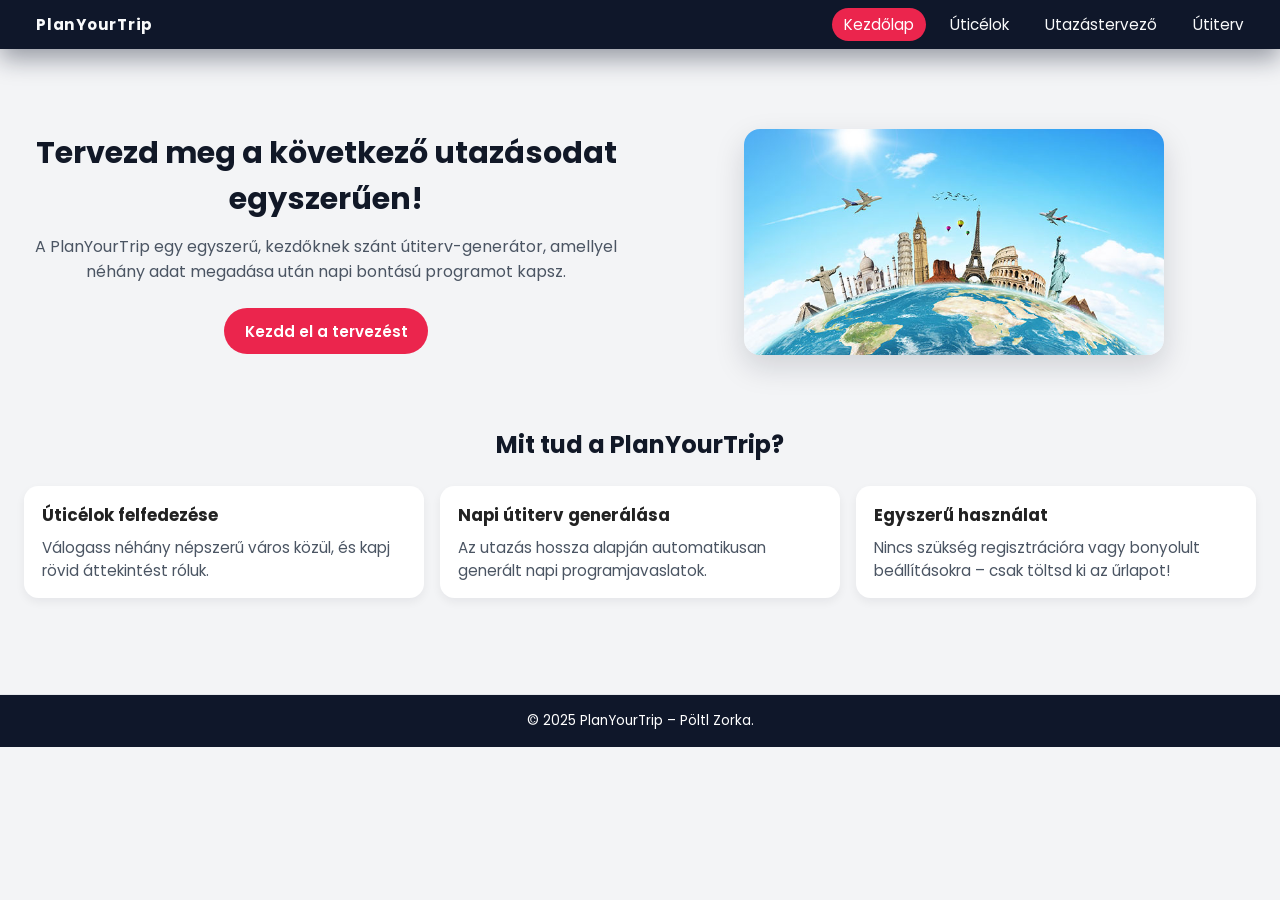
<file: beadando/index.html>
<!DOCTYPE html>
<html lang="hu">
<head>
    <meta charset="UTF-8">
    <meta name="viewport" content="width=device-width, initial-scale=1.0">
    <meta name="author" content="Pöltl Zorka">
    <meta name="description" content="Egyszerű utazástervező weboldal, amely segít megtervezni a következő utazásodat.">
    <!--Ez a weboldal rövid, 1–2 mondatos leírása a böngészők és keresők számára-->
    
    <title>PlanYourTrip – Kezdőlap</title>

    <!-- Favicon -->
    <link rel="icon" type="image/jpeg" href="images/ikon.jpg">

    <!-- Saját CSS -->
    <link rel="stylesheet" href="style.css">
</head>
<body>
    <header>
        <nav class="main-nav">
            <div class="logo">
                <a href="index.html">PlanYourTrip</a>
            </div>
            <ul>
                <li><a href="index.html" class="active">Kezdőlap</a></li>
                <li><a href="uticelok.html">Úticélok</a></li>
                <li><a href="tervezo.html">Utazástervező</a></li>
                <li><a href="utiterv.html">Útiterv</a></li>
            </ul>
        </nav>
    </header>

    <main>
        <!-- Hero szekció -->
        <section class="hero">
            <div class="hero-text">
                <h1>Tervezd meg a következő utazásodat egyszerűen!</h1>
                <p>
                    A PlanYourTrip egy egyszerű, kezdőknek szánt útiterv-generátor,
                    amellyel néhány adat megadása után napi bontású programot kapsz.
                </p>
                <a href="tervezo.html" class="btn-primary">Kezdd el a tervezést</a>
            </div>
            <div class="hero-image">
                <img src="images/travelplanner.jpg" alt="Utazás illusztráció">
            </div>
        </section>

        <!-- Funkciók / előnyök szekció -->
        <section class="features">
            <h2>Mit tud a PlanYourTrip?</h2>
            <div class="feature-grid">
                <article class="feature-card">
                    <h3>Úticélok felfedezése</h3>
                    <p>Válogass néhány népszerű város közül, és kapj rövid áttekintést róluk.</p>
                </article>
                <article class="feature-card">
                    <h3>Napi útiterv generálása</h3>
                    <p>Az utazás hossza alapján automatikusan generált napi programjavaslatok.</p>
                </article>
                <article class="feature-card">
                    <h3>Egyszerű használat</h3>
                    <p>Nincs szükség regisztrációra vagy bonyolult beállításokra – csak töltsd ki az űrlapot!</p>
                </article>
            </div>
        </section>
    </main>

    <footer>
        <p>&copy; 2025 PlanYourTrip – Pöltl Zorka.</p>
    </footer>
    <script src="pt.js" defer></script> 
</body>
</html>
</file>
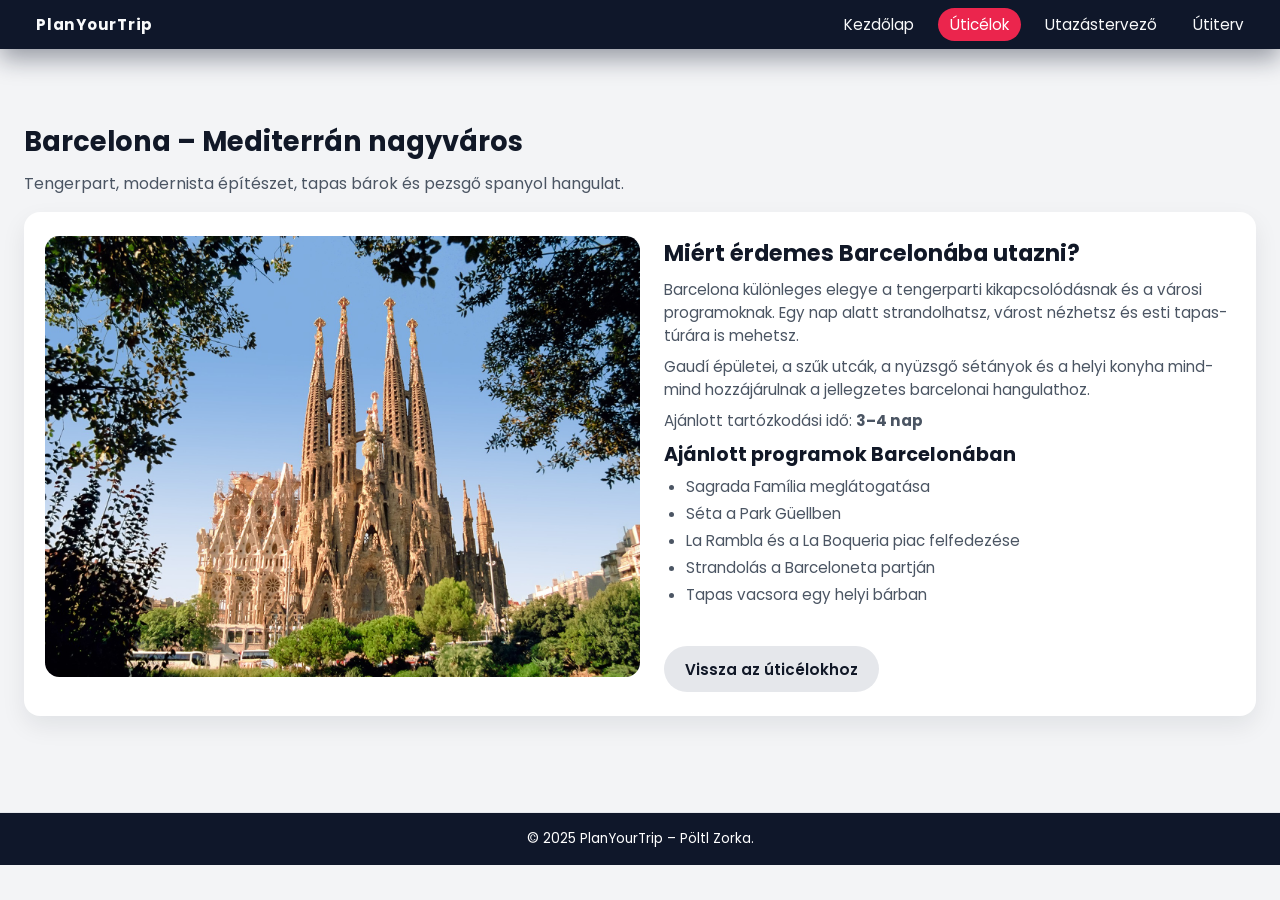
<file: beadando/barcelona.html>
<!DOCTYPE html>
<html lang="hu">
<head>
    <meta charset="UTF-8">
    <meta name="viewport" content="width=device-width, initial-scale=1.0">
    <meta name="author" content="Pöltl Zorka">
    <meta name="description" content="Barcelona – tengerpart, Gaudí épületek és mediterrán hangulat.">
    
    <title>PlanYourTrip – Barcelona</title>

    <link rel="icon" type="image/jpeg" href="images/ikon.jpg">
    <link rel="stylesheet" href="style.css">
</head>
<body>
    <header>
        <nav class="main-nav">
            <div class="logo">
                <a href="index.html">PlanYourTrip</a>
            </div>
            <ul>
                <li><a href="index.html">Kezdőlap</a></li>
                <li><a href="uticelok.html" class="active">Úticélok</a></li>
                <li><a href="tervezo.html">Utazástervező</a></li>
                <li><a href="utiterv.html">Útiterv</a></li>
            </ul>
        </nav>
    </header>

    <main>
        <section class="page-header">
            <h1>Barcelona – Mediterrán nagyváros</h1>
            <p>Tengerpart, modernista építészet, tapas bárok és pezsgő spanyol hangulat.</p>
        </section>

        <section class="destination-detail">
            <img src="images/barcelonalatkep.jpg" alt="Barcelona látképe">

            <div class="destination-detail-content">
                <article class="destination-detail-main">
                    <h2>Miért érdemes Barcelonába utazni?</h2>
                    <p>
                        Barcelona különleges elegye a tengerparti kikapcsolódásnak
                        és a városi programoknak. Egy nap alatt strandolhatsz, várost nézhetsz
                        és esti tapas-túrára is mehetsz.
                    </p>
                    <p>
                        Gaudí épületei, a szűk utcák, a nyüzsgő sétányok és a helyi konyha
                        mind-mind hozzájárulnak a jellegzetes barcelonai hangulathoz.
                    </p>
                    <p class="destination-meta">
                        Ajánlott tartózkodási idő: <strong>3–4 nap</strong>
                    </p>
                </article>

                <section class="destination-programs">
                    <h3>Ajánlott programok Barcelonában</h3>
                    <ul>
                        <li>Sagrada Família meglátogatása</li>
                        <li>Séta a Park Güellben</li>
                        <li>La Rambla és a La Boqueria piac felfedezése</li>
                        <li>Strandolás a Barceloneta partján</li>
                        <li>Tapas vacsora egy helyi bárban</li>
                    </ul>
                </section>

                <div class="destination-back">
                    <a href="uticelok.html" class="btn-secondary">Vissza az úticélokhoz</a>
                </div>
            </div>
        </section>
    </main>

    <footer>
        <p>&copy; 2025 PlanYourTrip – Pöltl Zorka.</p>
    </footer>
</body>
</html>
</file>
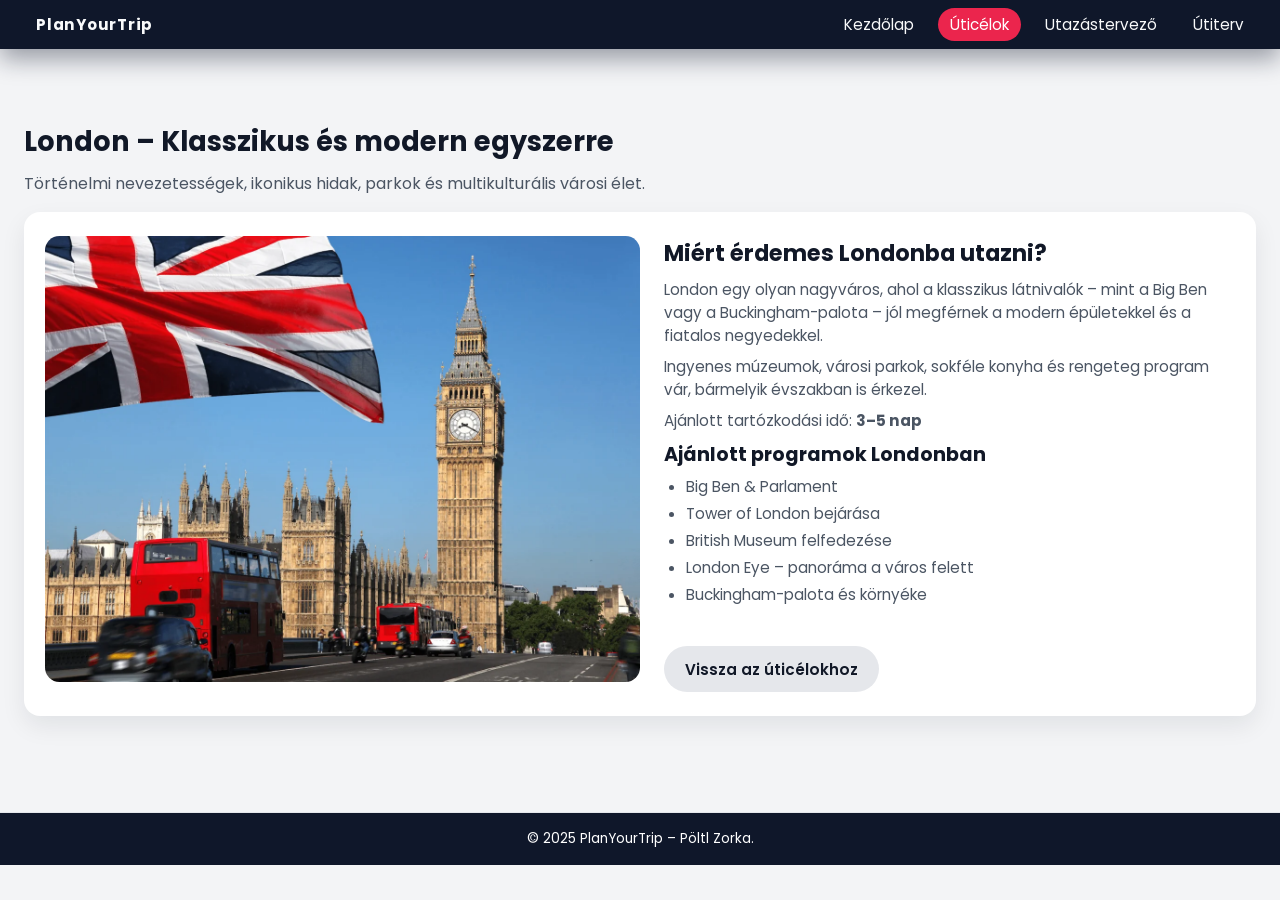
<file: beadando/london.html>
<!DOCTYPE html>
<html lang="hu">
<head>
    <meta charset="UTF-8">
    <meta name="viewport" content="width=device-width, initial-scale=1.0">
    <meta name="author" content="Pöltl Zorka">
    <meta name="description" content="London – modern nagyváros klasszikus látnivalókkal.">
    
    <title>PlanYourTrip – London</title>

    <link rel="icon" type="image/jpeg" href="images/ikon.jpg">
    <link rel="stylesheet" href="style.css">
</head>
<body>
    <header>
        <nav class="main-nav">
            <div class="logo">
                <a href="index.html">PlanYourTrip</a>
            </div>
            <ul>
                <li><a href="index.html">Kezdőlap</a></li>
                <li><a href="uticelok.html" class="active">Úticélok</a></li>
                <li><a href="tervezo.html">Utazástervező</a></li>
                <li><a href="utiterv.html">Útiterv</a></li>
            </ul>
        </nav>
    </header>

    <main>
        <section class="page-header">
            <h1>London – Klasszikus és modern egyszerre</h1>
            <p>Történelmi nevezetességek, ikonikus hidak, parkok és multikulturális városi élet.</p>
        </section>

        <section class="destination-detail">
            <img src="images/londonlatkep.jpg" alt="London látképe">

            <div class="destination-detail-content">
                <article class="destination-detail-main">
                    <h2>Miért érdemes Londonba utazni?</h2>
                    <p>
                        London egy olyan nagyváros, ahol a klasszikus látnivalók – mint a Big Ben
                        vagy a Buckingham-palota – jól megférnek a modern épületekkel és a fiatalos
                        negyedekkel.
                    </p>
                    <p>
                        Ingyenes múzeumok, városi parkok, sokféle konyha és rengeteg program vár,
                        bármelyik évszakban is érkezel.
                    </p>
                    <p class="destination-meta">
                        Ajánlott tartózkodási idő: <strong>3–5 nap</strong>
                    </p>
                </article>

                <section class="destination-programs">
                    <h3>Ajánlott programok Londonban</h3>
                    <ul>
                        <li>Big Ben & Parlament</li>
                        <li>Tower of London bejárása</li>
                        <li>British Museum felfedezése</li>
                        <li>London Eye – panoráma a város felett</li>
                        <li>Buckingham-palota és környéke</li>
                    </ul>
                </section>


                <div class="destination-back">
                    <a href="uticelok.html" class="btn-secondary">Vissza az úticélokhoz</a>
                </div>
            </div>
        </section>
    </main>

    <footer>
        <p>&copy; 2025 PlanYourTrip – Pöltl Zorka.</p>
    </footer>
</body>
</html>
</file>
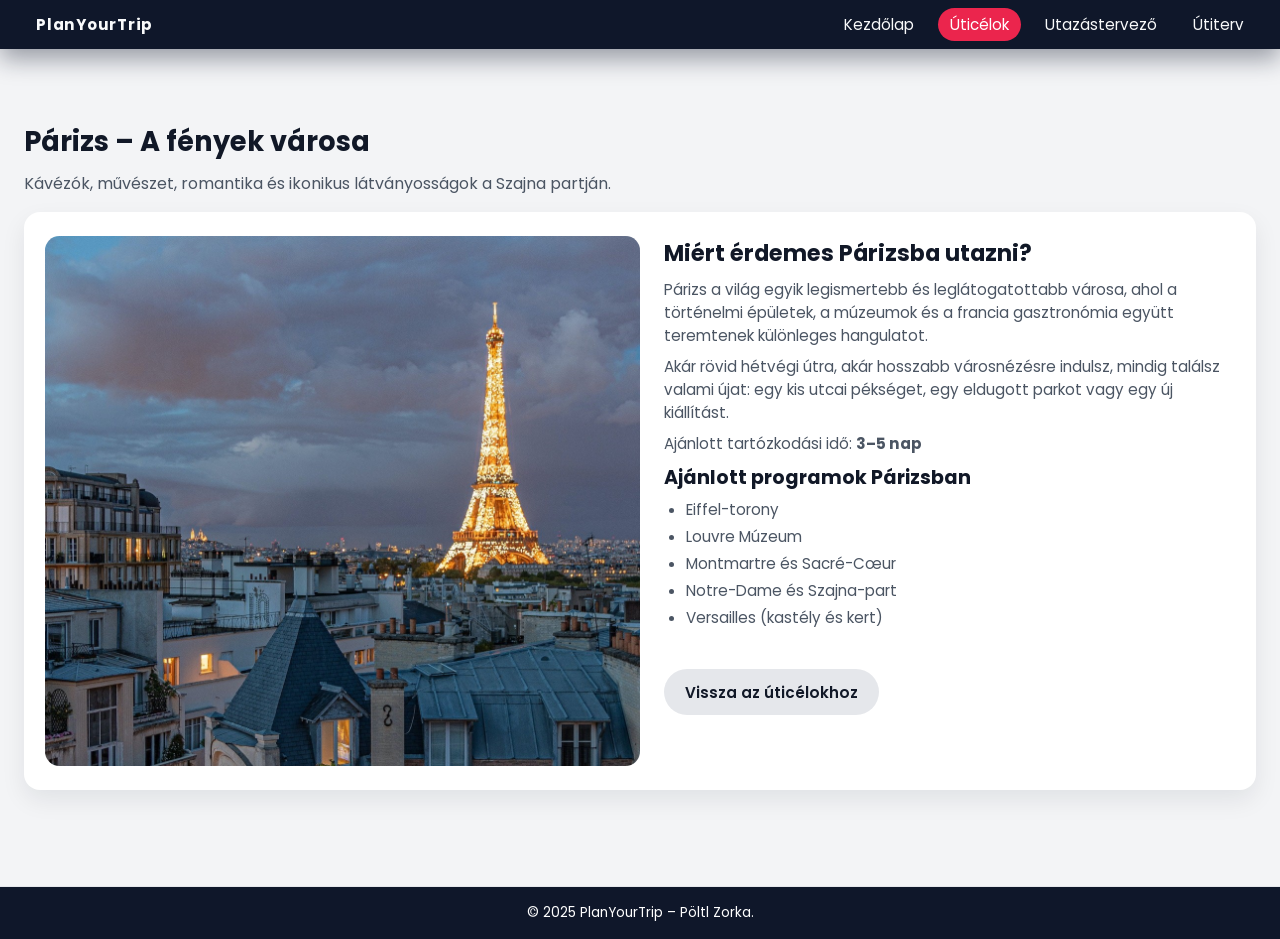
<file: beadando/parizs.html>
<!DOCTYPE html>
<html lang="hu">
<head>
    <meta charset="UTF-8">
    <meta name="viewport" content="width=device-width, initial-scale=1.0">
    <meta name="author" content="Pöltl Zorka">
    <meta name="description" content="Párizs – látnivalók és programjavaslatok.">
    
    <title>PlanYourTrip – Párizs</title>

    <link rel="icon" type="image/jpeg" href="images/ikon.jpg">
    <link rel="stylesheet" href="style.css">
</head>
<body>
    <header>
        <nav class="main-nav">
            <div class="logo">
                <a href="index.html">PlanYourTrip</a>
            </div>
            <ul>
                <li><a href="index.html">Kezdőlap</a></li>
                <li><a href="uticelok.html" class="active">Úticélok</a></li>
                <li><a href="tervezo.html">Utazástervező</a></li>
                <li><a href="utiterv.html">Útiterv</a></li>
            </ul>
        </nav>
    </header>

    <main>
        <section class="page-header">
            <h1>Párizs – A fények városa</h1>
            <p>Kávézók, művészet, romantika és ikonikus látványosságok a Szajna partján.</p>
        </section>

        <section class="destination-detail">
            <img src="images/parizslatkep.jpg" alt="Párizs látképe">

            <div class="destination-detail-content">
                <article class="destination-detail-main">
                    <h2>Miért érdemes Párizsba utazni?</h2>
                    <p>
                        Párizs a világ egyik legismertebb és leglátogatottabb városa, ahol
                        a történelmi épületek, a múzeumok és a francia gasztronómia együtt
                        teremtenek különleges hangulatot.
                    </p>
                    <p>
                        Akár rövid hétvégi útra, akár hosszabb városnézésre indulsz, mindig
                        találsz valami újat: egy kis utcai pékséget, egy eldugott parkot vagy
                        egy új kiállítást.
                    </p>
                    <p class="destination-meta">
                        Ajánlott tartózkodási idő: <strong>3–5 nap</strong>
                    </p>
                </article>

                <section class="destination-programs">
                    <h3>Ajánlott programok Párizsban</h3>
                    <ul>
                        <li>Eiffel-torony</li>
                        <li>Louvre Múzeum</li>
                        <li>Montmartre és Sacré-Cœur</li>
                        <li>Notre-Dame és Szajna-part</li>
                        <li>Versailles (kastély és kert)</li>
                    </ul>
                </section>


                <div class="destination-back">
                    <a href="uticelok.html" class="btn-secondary">Vissza az úticélokhoz</a>
                </div>
            </div>
        </section>
    </main>

    <footer>
        <p>&copy; 2025 PlanYourTrip – Pöltl Zorka.</p>
    </footer>
</body>
</html>
</file>
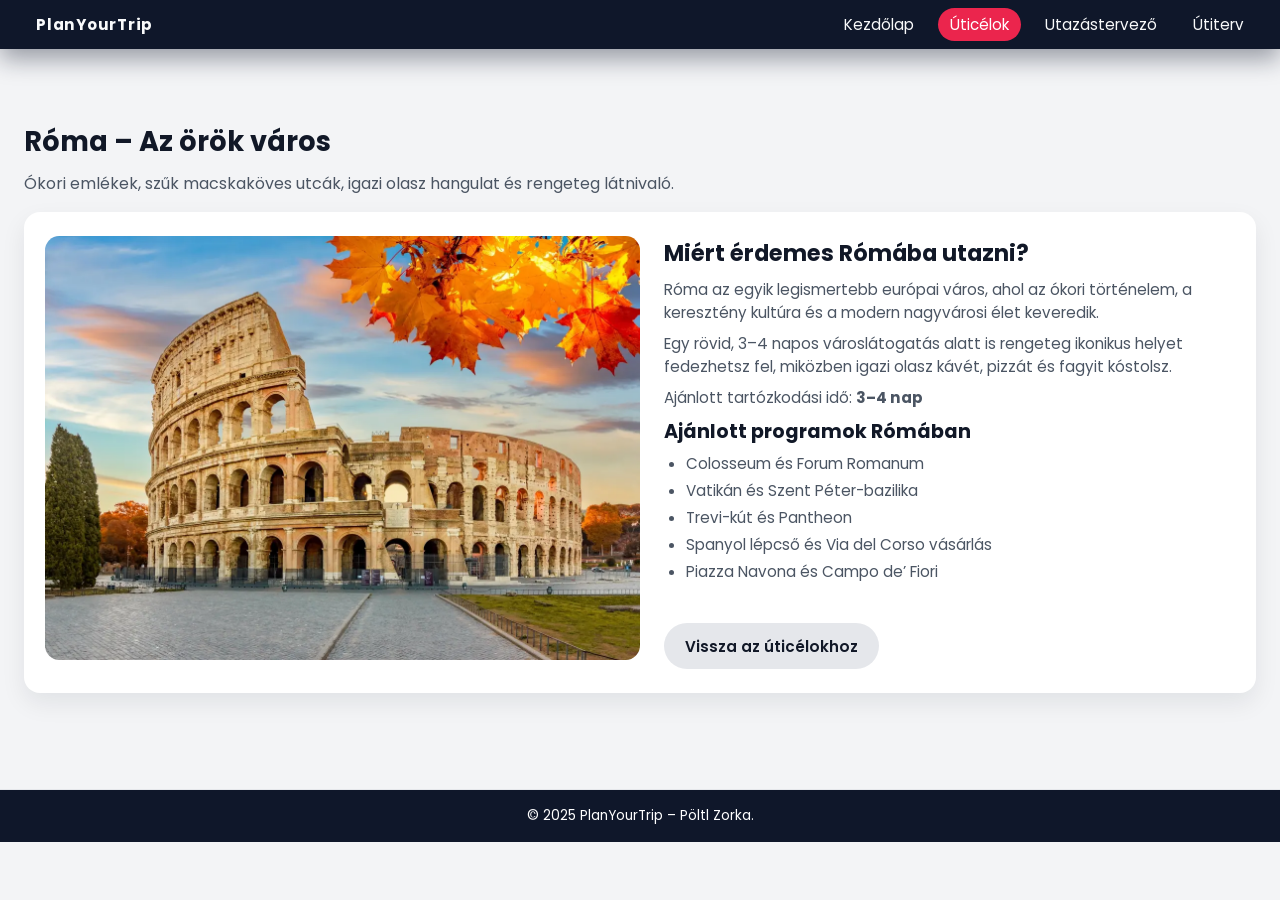
<file: beadando/roma.html>
<!DOCTYPE html>
<html lang="hu">
<head>
    <meta charset="UTF-8">
    <meta name="viewport" content="width=device-width, initial-scale=1.0">
    <meta name="author" content="Pöltl Zorka">
    <meta name="description" content="Róma – részletes útikalauz és programjavaslatok.">
    
    <title>PlanYourTrip – Róma</title>

    <link rel="icon" type="image/jpeg" href="images/ikon.jpg">
    <link rel="stylesheet" href="style.css">
</head>
<body>
    <header>
        <nav class="main-nav">
            <div class="logo">
                <a href="index.html">PlanYourTrip</a>
            </div>
            <ul>
                <li><a href="index.html">Kezdőlap</a></li>
                <li><a href="uticelok.html" class="active">Úticélok</a></li>
                <li><a href="tervezo.html">Utazástervező</a></li>
                <li><a href="utiterv.html">Útiterv</a></li>
            </ul>
        </nav>
    </header>

    <main>
        <section class="page-header">
            <h1>Róma – Az örök város</h1>
            <p>Ókori emlékek, szűk macskaköves utcák, igazi olasz hangulat és rengeteg látnivaló.</p>
        </section>

        <section class="destination-detail">
            <img src="images/romalatkep.jpg" alt="Róma látképe">

            <div class="destination-detail-content">
                <article class="destination-detail-main">
                    <h2>Miért érdemes Rómába utazni?</h2>
                    <p>
                        Róma az egyik legismertebb európai város, ahol az ókori történelem,
                        a keresztény kultúra és a modern nagyvárosi élet keveredik.
                    </p>
                    <p>
                        Egy rövid, 3–4 napos városlátogatás alatt is rengeteg ikonikus helyet
                        fedezhetsz fel, miközben igazi olasz kávét, pizzát és fagyit kóstolsz.
                    </p>
                    <p class="destination-meta">
                        Ajánlott tartózkodási idő: <strong>3–4 nap</strong>
                    </p>
                </article>

                <section class="destination-programs">
                    <h3>Ajánlott programok Rómában</h3>
                    <ul>
                        <li>Colosseum és Forum Romanum</li>
                        <li>Vatikán és Szent Péter-bazilika</li>
                        <li>Trevi-kút és Pantheon</li>
                        <li>Spanyol lépcső és Via del Corso vásárlás</li>
                        <li>Piazza Navona és Campo de’ Fiori</li>
                    </ul>
                </section>


                <div class="destination-back">
                    <a href="uticelok.html" class="btn-secondary">Vissza az úticélokhoz</a>
                </div>
            </div>
        </section>
    </main>

    <footer>
        <p>&copy; 2025 PlanYourTrip – Pöltl Zorka.</p>
    </footer>
</body>
</html>
</file>
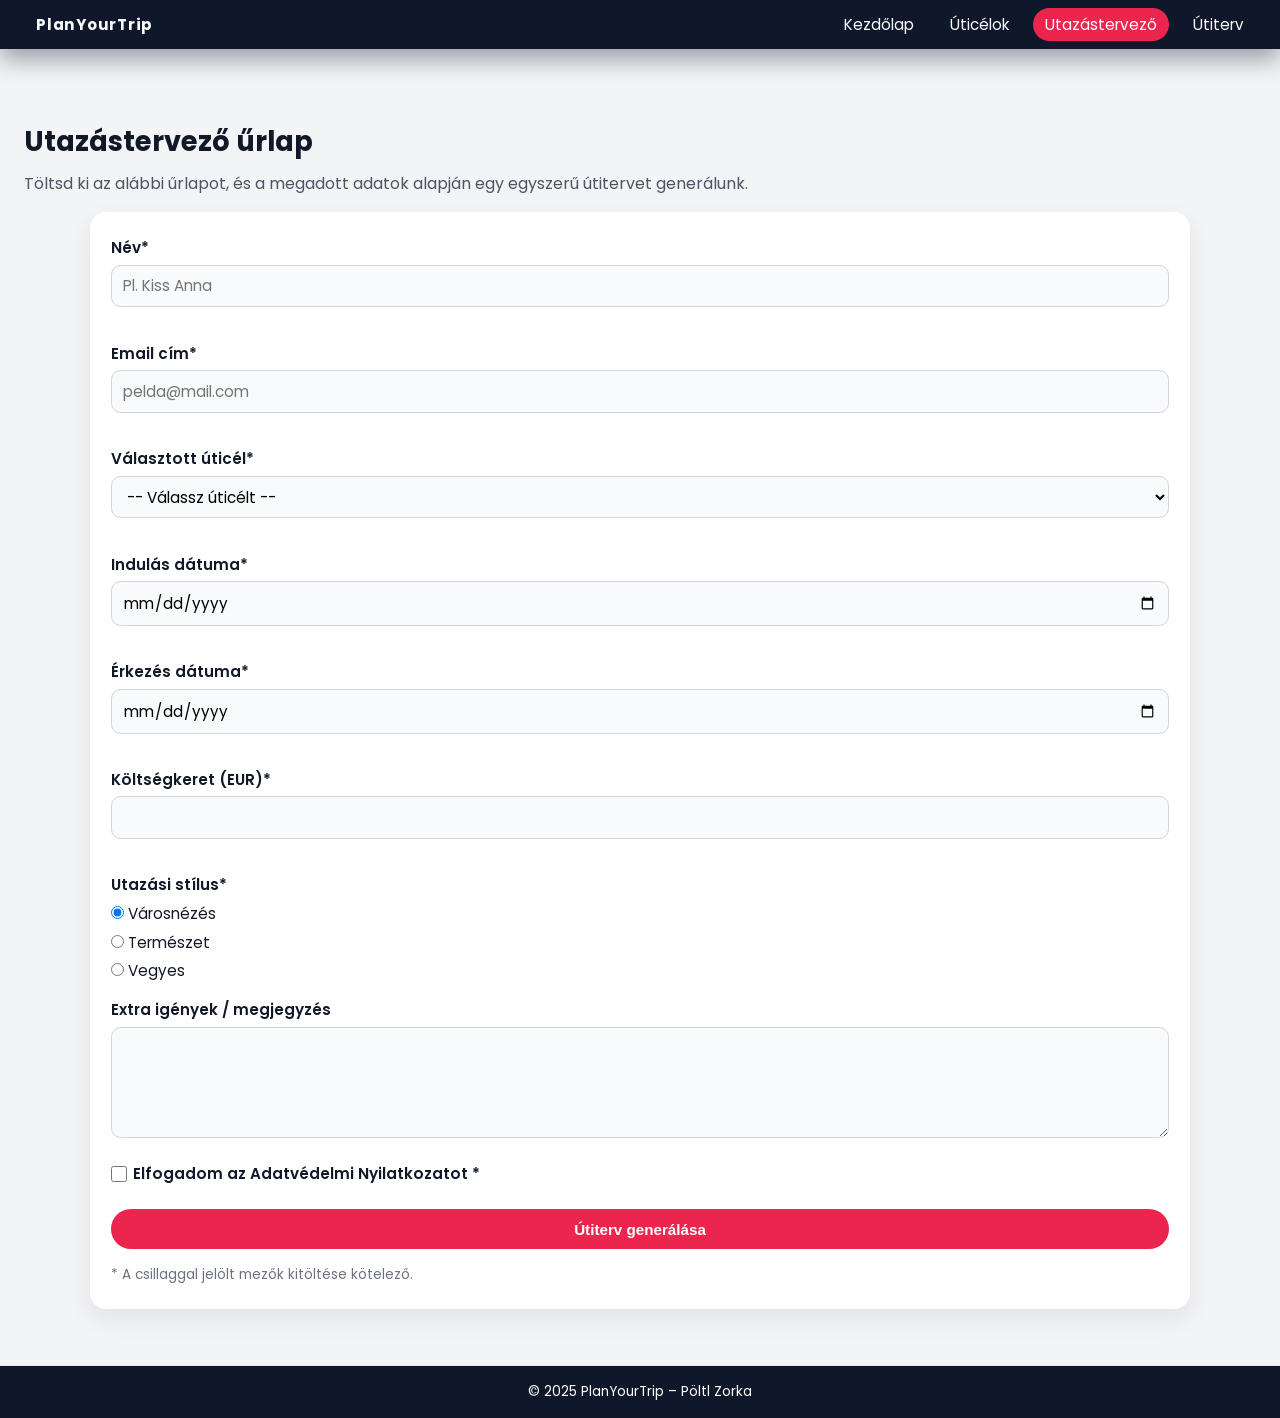
<file: beadando/tervezo.html>
<!DOCTYPE html>
<html lang="hu">
<head>
    <meta charset="UTF-8">
    <meta name="viewport" content="width=device-width, initial-scale=1.0">
    <meta name="author" content="Pöltl Zorka">
    <meta name="description" content="Utazástervező űrlap, amely alapján egyéni útiterv generálható.">
    <title>PlanYourTrip – Utazástervező</title>

    <link rel="icon" type="image/jpeg" href="images/ikon.jpg">

    <link rel="stylesheet" href="style.css">
</head>
<body>
    <header>
        <nav class="main-nav">
            <div class="logo">
                <a href="index.html">PlanYourTrip</a>
            </div>
            <ul>
                <li><a href="index.html">Kezdőlap</a></li>
                <li><a href="uticelok.html">Úticélok</a></li>
                <li><a href="tervezo.html" class="active">Utazástervező</a></li>
                <li><a href="utiterv.html">Útiterv</a></li>
            </ul>
        </nav>
    </header>

    <main>
        <section class="page-header">
            <h1>Utazástervező űrlap</h1>
            <p>Töltsd ki az alábbi űrlapot, és a megadott adatok alapján egy egyszerű útitervet generálunk.</p>
        </section>

        <section class="form-section">
            <form id="travel-form" action="utiterv.html" method="GET">
                <!-- 1. Név -->
                <div class="form-group">
                    <label for="name">Név*</label>
                    <input type="text" id="name" name="name" placeholder="Pl. Kiss Anna">
                    <div class="error-message" id="error-name"></div>
                </div>

                <!-- 2. Email -->
                <div class="form-group">
                    <label for="email">Email cím*</label>
                    <input type="email" id="email" name="email" placeholder="pelda@mail.com">
                    <div class="error-message" id="error-email"></div>
                </div>

                <!-- 3. Úticél -->
                <div class="form-group">
                    <label for="destination">Választott úticél*</label>
                    <select id="destination" name="destination">
                        <option value="">-- Válassz úticélt --</option>
                        <option value="Róma">Róma</option>
                        <option value="Párizs">Párizs</option>
                        <option value="Barcelona">Barcelona</option>
                        <option value="London">London</option>
                    </select>
                    <div class="error-message" id="error-destination"></div>
                </div>

                <!-- 4. Indulás dátuma -->
                <div class="form-group">
                    <label for="start-date">Indulás dátuma*</label>
                    <input type="date" id="start-date" name="start-date">
                    <div class="error-message" id="error-start-date"></div>
                </div>

                <!-- 5. Érkezés dátuma -->
                <div class="form-group">
                    <label for="end-date">Érkezés dátuma*</label>
                    <input type="date" id="end-date" name="end-date">
                    <div class="error-message" id="error-end-date"></div>
                </div>

                <!-- 6. Költségkeret -->
                <div class="form-group">
                    <label for="budget">Költségkeret (EUR)*</label>
                    <input type="number" id="budget" name="budget" min="1">
                    <div class="error-message" id="error-budget"></div>
                </div>

                <!-- 7. Utazási stílus (radio) -->
                <div class="form-group">
                    <label>Utazási stílus*</label>
                    <div class="radio-group">
                        <label>
                            <input type="radio" name="tipus" value="varosnezes" id="varosnezes" checked >
                            Városnézés
                        </label>
                        <label>
                            <input type="radio" name="tipus" value="termeszet" id="termeszet" >
                            Természet
                        </label>
                        <label>
                            <input type="radio" name="tipus" value="vegyes" id="vegyes">
                            Vegyes
                        </label>
                    </div>
                </div>

                <!-- 8. Extra megjegyzés -->
                <div class="form-group">
                    <label for="notes">Extra igények / megjegyzés</label>
                    <textarea id="notes" name="notes" rows="4"></textarea>
                </div>

                <!-- 10. CHECKBOX (Jelölőnégyzet) -->
                <div class="form-group checkbox-group">
                    <input type="checkbox" id="terms" name="terms_accepted">
                    <label for="terms">Elfogadom az Adatvédelmi Nyilatkozatot *</label>
                    <div id="error-terms" class="error-message"></div>
                </div>

                <button type="submit" class="btn-primary">Útiterv generálása</button>
                <p class="form-note">* A csillaggal jelölt mezők kitöltése kötelező.</p>
            </form>
        </section>
    </main>

    <footer>
        <p>&copy; 2025 PlanYourTrip – Pöltl Zorka</p>
    </footer>

    <!-- JS validáláshoz -->
    <script src="pt.js" defer></script> 
</body>
</html>
</file>
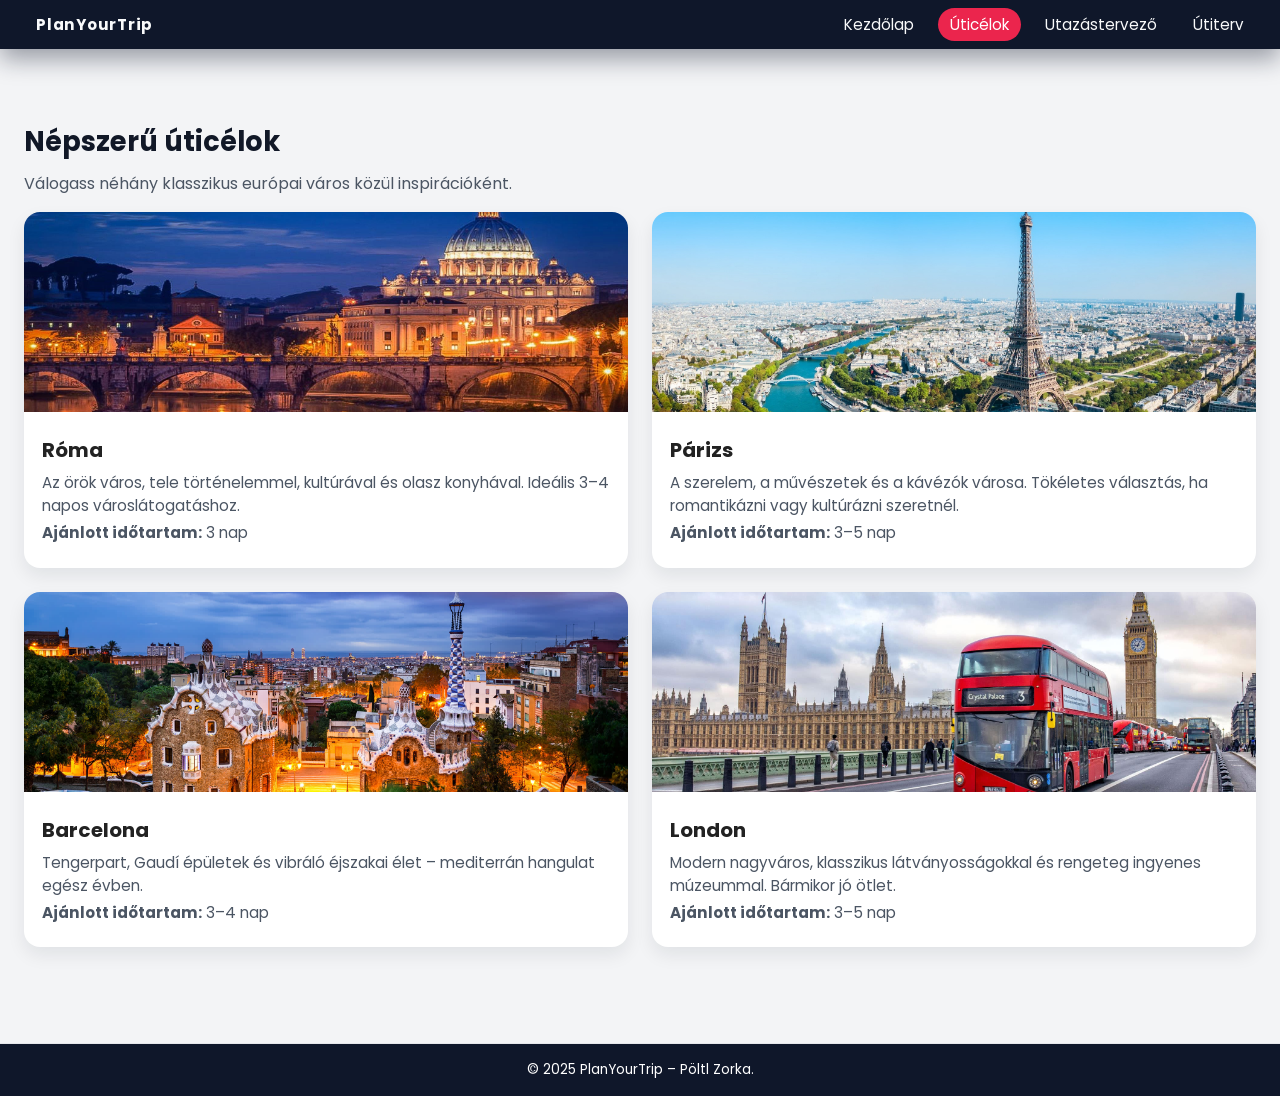
<file: beadando/uticelok.html>
<!DOCTYPE html>
<html lang="hu">
<head>
    <meta charset="UTF-8">
    <meta name="viewport" content="width=device-width, initial-scale=1.0">
    <meta name="author" content="Pöltl Zorka">
    <meta name="description" content="Népszerű európai úticélok rövid bemutatója.">
    <title>PlanYourTrip – Úticélok</title>

    <link rel="icon" type="image/jpeg" href="images/ikon.jpg">

    <link rel="stylesheet" href="style.css">
</head>
<body>
    <header>
        <nav class="main-nav">
            <div class="logo">
                <a href="index.html">PlanYourTrip</a>
            </div>
            <ul>
                <li><a href="index.html">Kezdőlap</a></li>
                <li><a href="uticelok.html" class="active">Úticélok</a></li>
                <li><a href="tervezo.html">Utazástervező</a></li>
                <li><a href="utiterv.html">Útiterv</a></li>
            </ul>
        </nav>
    </header>

    <main>
        <section class="page-header">
            <h1>Népszerű úticélok</h1>
            <p>Válogass néhány klasszikus európai város közül inspirációként.</p>
        </section>

        <section class="destinations-grid">
            <article class="destination-card">
                <a href="roma.html" class="destination-link">
                    <img src="images/roma.jpg" alt="Róma">
                    <div class="destination-content">
                        <h2>Róma</h2>
                        <p>Az örök város, tele történelemmel, kultúrával és olasz konyhával. Ideális 3–4 napos városlátogatáshoz.</p>
                        <p><strong>Ajánlott időtartam:</strong> 3 nap</p>
                    </div>
                </a>
            </article>

            <article class="destination-card">
                <a href="parizs.html" class="destination-link">
                    <img src="images/parizs.jpg" alt="Párizs">
                    <div class="destination-content">
                        <h2>Párizs</h2>
                        <p>A szerelem, a művészetek és a kávézók városa. Tökéletes választás, ha romantikázni vagy kultúrázni szeretnél.</p>
                        <p><strong>Ajánlott időtartam:</strong> 3–5 nap</p>
                    </div>
                </a>
            </article>

            <article class="destination-card">
                <a href="barcelona.html" class="destination-link">
                    <img src="images/barcelona.jpg" alt="Barcelona">
                    <div class="destination-content">
                        <h2>Barcelona</h2>
                        <p>Tengerpart, Gaudí épületek és vibráló éjszakai élet – mediterrán hangulat egész évben.</p>
                        <p><strong>Ajánlott időtartam:</strong> 3–4 nap</p>
                    </div>
                </a>
            </article>

            <article class="destination-card">
                <a href="london.html" class="destination-link">
                    <img src="images/london.jpg" alt="London">
                    <div class="destination-content">
                        <h2>London</h2>
                        <p>Modern nagyváros, klasszikus látványosságokkal és rengeteg ingyenes múzeummal. Bármikor jó ötlet.</p>
                        <p><strong>Ajánlott időtartam:</strong> 3–5 nap</p>
                    </div>
                </a>
            </article>
        </section>
    </main>

    <footer>
        <p>&copy; 2025 PlanYourTrip – Pöltl Zorka.</p>
    </footer>
</body>
</html>
</file>
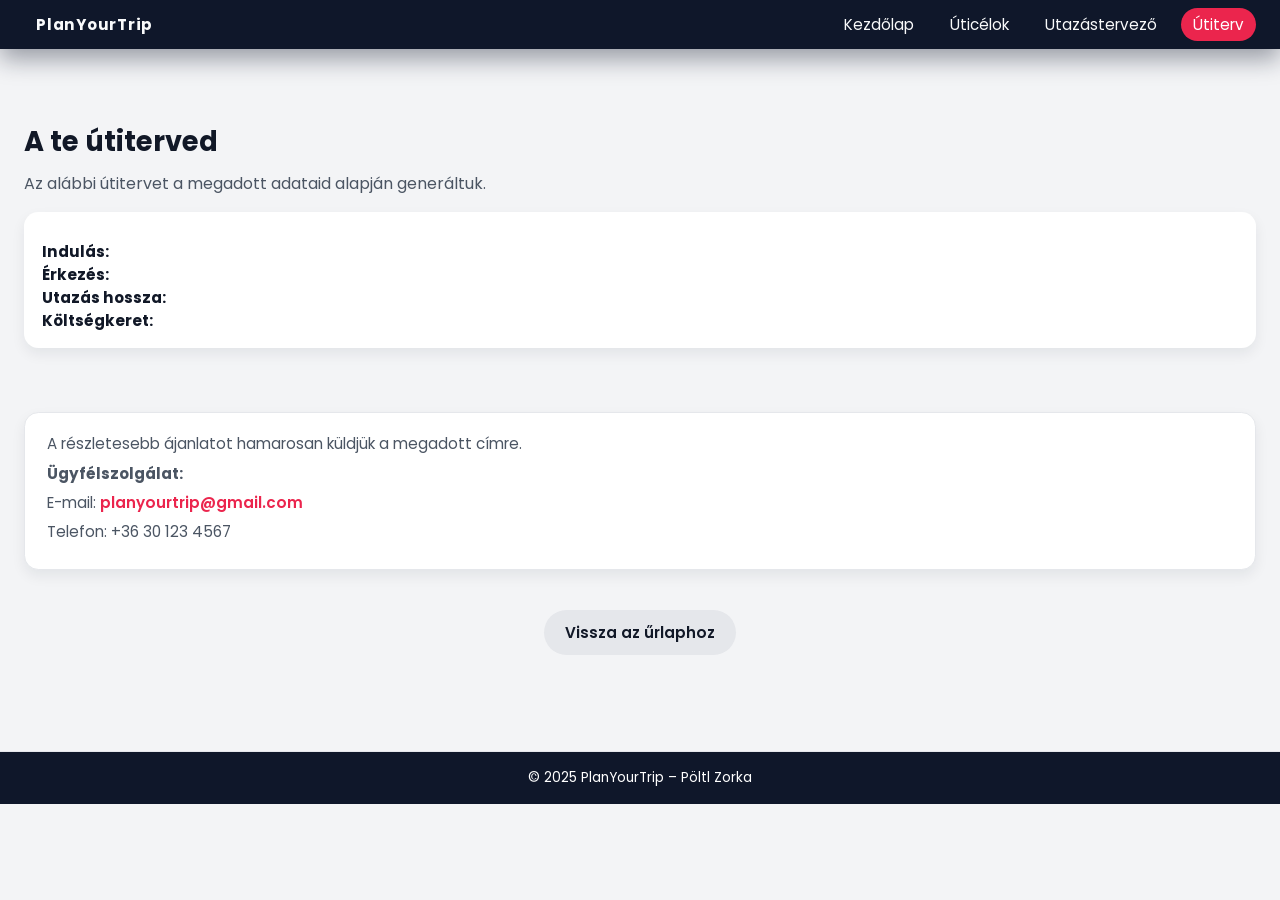
<file: beadando/utiterv.html>
<!DOCTYPE html>
<html lang="hu">
<head>
    <meta charset="UTF-8">
    <meta name="viewport" content="width=device-width, initial-scale=1.0">
    <meta name="author" content="Pöltl Zorka">
    <meta name="description" content="Automatikusan generált útiterv az előzőleg kitöltött űrlap alapján.">
    <title>PlanYourTrip – Útiterv</title>

    <link rel="icon" type="image/jpeg" href="images/ikon.jpg">

    <link rel="stylesheet" href="style.css">
</head>
<body>
    <header>
        <nav class="main-nav">
            <div class="logo">
                <a href="index.html">PlanYourTrip</a>
            </div>
            <ul>
                <li><a href="index.html">Kezdőlap</a></li>
                <li><a href="uticelok.html">Úticélok</a></li>
                <li><a href="tervezo.html">Utazástervező</a></li>
                <li><a href="utiterv.html" class="active">Útiterv</a></li>
            </ul>
        </nav>
    </header>

    <main>
        <section class="page-header">
            <h1>A te útiterved</h1>
            <p>Az alábbi útitervet a megadott adataid alapján generáltuk.</p>
        </section>

        <!-- Összefoglaló blokk – ezt tölti ki a JS -->
        <section class="trip-summary">
            <p class="trip-destination" id="trip-destination"></p>
            <p><strong>Indulás:</strong> <span id="sum-start"></span></p>
            <p><strong>Érkezés:</strong> <span id="sum-end"></span></p>
            <p><strong>Utazás hossza:</strong> <span id="sum-days"></span></p>
            <p><strong>Költségkeret:</strong> <span id="sum-budget"></span></p>
        </section>


        <!-- Ide generálja a JS a napi kártyákat -->
        <section id="itinerary-container" class="itinerary-grid">
            <!-- A JS (itinerary.js) tölti fel napi bontású kártyákkal -->
        </section>

        <section class="contact-box">
            <p>A részletesebb ájanlatot hamarosan küldjük a megadott címre.</p>
            <p><strong>Ügyfélszolgálat:</strong></p>
            <p>E-mail: <span>planyourtrip@gmail.com</span></p>
            <p>Telefon: +36 30 123 4567</p>
        </section>

        <section class="back-link">
            <a href="tervezo.html" class="btn-secondary">Vissza az űrlaphoz</a>
        </section>
    </main>

    <footer>
        <p>&copy; 2025 PlanYourTrip – Pöltl Zorka</p>
    </footer>

    <!-- JS az útiterv generálásához -->
    <script src="itinerary.js" defer></script> 
</body>
</html>
</file>
<file: beadando/style.css>
/* ===== Google Fonts import ===== */
@import url('https://fonts.googleapis.com/css2?family=Poppins:wght@300;400;600&display=swap');

/* ===== Alap beállítások ===== */

* {
    box-sizing: border-box;
    margin: 0;
    padding: 0;
}

body {
    font-family: "Poppins", sans-serif;
    background-color: #f3f4f6;
    color: #222;
}

/* Linkek */

a {
    color: #eb254d;
    text-decoration: none;
}

a:hover {
    text-decoration: underline;
}

/* Oldal szélesség, általános szekciók */

main {
    max-width: 100%;
    margin: 0 auto;
    padding: 1.5rem;
}

section {
    margin-bottom: 2.5rem;
}

/* ===== Navigáció + header ===== */

header {
    background-color: #0f172a; 
    margin-bottom: 1.5rem;
    box-shadow: 0 10px 25px rgba(15, 23, 42, 0.4);
}

.main-nav {
    max-width: 100%;
    margin: 0 auto;
    padding: 0.75rem 1.5rem;

    display: flex;
    align-items: center;
    justify-content: space-between;
    gap: 1rem;
}

.logo a {
    font-weight: 700;
    font-size: 1.3rem;
    color: #f9fafb;
    letter-spacing: 0.05em;
}

.main-nav ul {
    list-style: none;
    display: flex;
    flex-wrap: wrap;
    gap: 0.75rem;   
}

.main-nav li {
    margin-left: auto;
}

.main-nav a {
    padding: 0.4rem 0.75rem;
    border-radius: 999px;
    font-size: 0.95rem;
    color: #f9fafb;
}

.main-nav a.active,
.main-nav a:hover {
    background-color: #eb254d;
    color: #ffffff;
    text-decoration: none;
}

/* ===== Gombok ===== */

.btn-primary,
.btn-secondary {
    display: inline-block;
    padding: 0.7rem 1.3rem;
    border-radius: 999px;
    border: none;
    cursor: pointer;
    font-weight: 600;
    font-size: 0.95rem;
    text-align: center;
}

.btn-primary {
    background-color: #eb254d;
    color: #ffffff;
}

.btn-primary:hover {
    background-color: #85031d;
}

.btn-secondary {
    background-color: #e5e7eb;
    color: #111827;
}

.btn-secondary:hover {
    background-color: #d1d5db;
}

/* ===== Hero (index) ===== */

.hero {
    display: flex;
    flex-direction: column;
    gap: 1.5rem;
    align-items: center;
    justify-content: center;
    padding: 2rem 0;
}

.hero-text {
    text-align: center;
}

.hero-text h1 {
    font-size: 1.9rem;
    margin-bottom: 0.75rem;
    color: #111827;
}

.hero-text p {
    max-width: 600px;
    margin: 0 auto 1.5rem auto;
    color: #4b5563;
}

.hero-image img {
    width: 100%;
    max-width: 420px;
    border-radius: 1rem;
    object-fit: cover;
    box-shadow: 0 12px 30px rgba(15, 23, 42, 0.15);
}

/* ===== Funkciók (index) ===== */

.features h2 {
    text-align: center;
    margin-bottom: 1.5rem;
    font-size: 1.5rem;
    color: #111827;
}

.feature-grid {
    display: grid;
    gap: 1rem;
}

.feature-card {
    background-color: #ffffff;
    border-radius: 0.9rem;
    padding: 1rem 1.1rem;
    box-shadow: 0 4px 10px rgba(15, 23, 42, 0.06);
}

.feature-card h3 {
    margin-bottom: 0.5rem;
    font-size: 1.05rem;
}

.feature-card p {
    font-size: 0.95rem;
    color: #4b5563;
}

/* ===== Oldal fejlécek (page-header) ===== */

.page-header {
    margin: 1.5rem 0 1rem 0;
}

.page-header h1 {
    font-size: 1.7rem;
    margin-bottom: 0.5rem;
    color: #111827;
}

.page-header p {
    color: #4b5563;
}

/* ===== Úticélok (destinations) ===== */

.destinations-grid {
    display: grid;
    gap: 1.5rem;
}

/* ÚTICÉL KÁRTYÁK KATTINTHATÓ + HOVER EFFEKT + SCALE */

.destination-card {
    background-color: #ffffff;
    border-radius: 1rem;
    overflow: hidden;
    box-shadow: 0 8px 18px rgba(15, 23, 42, 0.08);
    display: flex;
    flex-direction: column;
    transition: transform 0.25s ease, box-shadow 0.25s ease;
}

.destination-card:hover {
    transform: scale(1.03) translateY(-4px);
    box-shadow: 0 12px 24px rgba(0,0,0,0.12);
}

.destination-card a {
    display: block;
    color: inherit;
    text-decoration: none;
    height: 100%;
}

.destination-card a:hover {
    text-decoration: none;
}

.destination-card img {
    width: 100%;
    height: 200px;
    object-fit: cover;
}

.destination-content {
    padding: 1rem 1.1rem 1.2rem 1.1rem;
}

.destination-content h2 {
    margin-bottom: 0.4rem;
    font-size: 1.25rem;
}

.destination-content p {
    font-size: 0.95rem;
    color: #4b5563;
    margin-bottom: 0.25rem;
}

/* ===== Form (planner) ===== */

.form-section {
    background-color: #ffffff;
    border-radius: 1rem;
    padding: 1.5rem 1.3rem;
    box-shadow: 0 10px 24px rgba(15, 23, 42, 0.08);
    max-width: 1100px;
    margin: 0 auto;
    width: 100%; 
}

#travel-form {
    display: flex;
    flex-direction: column;
    gap: 1rem;
}

.form-group {
    display: flex;
    flex-direction: column;
    gap: 0.35rem;
}

label {
    font-weight: 600;
    font-size: 0.95rem;
    color: #111827;
}

input[type="text"],
input[type="email"],
input[type="date"],
input[type="number"],
select,
textarea {
    padding: 0.55rem 0.7rem;
    border-radius: 0.6rem;
    border: 1px solid #d1d5db;
    font-size: 0.95rem;
    font-family: inherit;
    background-color: #f9fafb;
}

input:focus,
select:focus,
textarea:focus {
    outline: none;
    border-color: #2563eb;
    box-shadow: 0 0 0 2px rgba(37, 99, 235, 0.2);
    background-color: #ffffff;
}

textarea {
    resize: vertical;
}


/* Radio csoport */

.radio-group {
    display: flex;
    flex-direction: column;
    gap: 0.35rem;
}

.radio-group label {
    font-weight: 400;
}

/* ===== CHECKBOX STÍLUS – BALRA IGAZÍTVA, KOMPAKT ===== */

.checkbox-group {
    display: flex;
    flex-direction: row;
    justify-content: flex-start;
    align-items: center;
    gap: 0.4rem;
    margin: 0.5rem 0;
}

.checkbox-group input[type="checkbox"] {
    width: 16px;
    height: 16px;
    cursor: pointer;
}

.checkbox-group label {
    font-size: 0.95rem;
    cursor: pointer;
}



/* Hibaüzenetek */

.error-message {
    font-size: 0.8rem;
    color: #b91c1c;
    min-height: 1em;
}

.form-note {
    font-size: 0.85rem;
    color: #6b7280;
}

.input-error {
    border: 2px solid #b91c1c !important;
    background-color: #fff5f5;
}



/* ===== Útiterv oldal (itinerary) ===== */

.trip-summary {
    background-color: #ffffff;
    border-radius: 0.9rem;
    padding: 1rem 1.1rem;
    margin-bottom: 1.5rem;
    box-shadow: 0 6px 14px rgba(15, 23, 42, 0.07);
}

.trip-summary p {
    font-size: 0.95rem;
    color: #4b5563;
}

.trip-summary strong {
    color: #111827;
}

.trip-summary .trip-destination {
    font-size: 1.8rem;
    font-weight: 700;
    color: #eb254d;
    margin-bottom: 0.75rem;
}

.itinerary-grid {
    display: flex;
    flex-direction: column;
    gap: 0.75rem;
}

/* Napi sor – egyszerűbb, letisztultabb stílus */
.day-card {
    background-color: #ffffff;
    border-radius: 0.4rem;
    padding: 0.75rem 1rem;
    border: 1px solid #e5e7eb;
    border-left: 4px solid #eb254d;
}

/* Nap címsor*/
.day-card h2 {
    font-size: 0.95rem;
    text-transform: uppercase;
    letter-spacing: 0.04em;
    color: black;
    margin-bottom: 0.25rem;
}

/* Program szöveg */
.day-card p {
    font-size: 0.97rem;
    color: #111827;
    margin: 0;
}

.back-link {
    margin-top: 2rem;
    text-align: center;
}

.contact-box {
    background-color: #ffffff;
    border: 1px solid #e5e7eb;
    padding: 1.2rem 1.4rem;
    border-radius: 0.9rem;
    margin-top: 2rem;
    box-shadow: 0 6px 14px rgba(15, 23, 42, 0.07);
}

.contact-box p {
    font-size: 0.95rem;
    color: #4b5563;
    margin-bottom: 0.4rem;
}

.contact-box span {
    color: #eb254d;
    font-weight: 600;
}



/* ===== Úticél részletes oldal ===== */

.destination-detail {
    background-color: #ffffff;
    border-radius: 1rem;
    padding: 1.5rem 1.3rem;
    box-shadow: 0 10px 24px rgba(15, 23, 42, 0.08);
    display: flex;
    flex-direction: column;
    gap: 1.5rem;
    align-items: stretch;
}

.destination-detail img {
    width: 50%;
    height: 100%; 
    object-fit: cover;
    margin: 0 auto;
    border-radius: 0.9rem;
}

.destination-detail-main h2 {
    font-size: 1.4rem;
    margin-bottom: 0.5rem;
    color: #111827;
}

.destination-detail-main p {
    font-size: 0.95rem;
    color: #4b5563;
    margin-bottom: 0.5rem;
}

.destination-programs h3 {
    font-size: 1.2rem;
    margin-bottom: 0.4rem;
    color: #111827;
}

.destination-programs ul {
    list-style: disc;
    padding-left: 1.4rem;
}

.destination-programs li {
    font-size: 0.95rem;
    color: #4b5563;
    margin-bottom: 0.25rem;
}

.destination-back {
    margin-top: 1.5rem;
}

/* ===== Footer ===== */

footer {
    margin-top: 2rem;
    padding: 1rem 1.5rem;
    text-align: center;
    font-size: 0.85rem;
    color: #ffffff;
    background-color: #0f172a;
    border-top: 1px solid #e5e7eb;
}

/* ===== Reszponzivitás ===== */

/* Tablet / kisebb laptop */
@media (min-width: 768px) {
    .hero {
        flex-direction: row;
        align-items: center;
    }

    .hero-text {
        flex: 1;
    }

    .hero-image {
        flex: 1;
        display: flex;
        justify-content: center;
    }

    .features .feature-grid {
        grid-template-columns: repeat(3, minmax(0, 1fr));
    }

    .destinations-grid {
        grid-template-columns: repeat(2, minmax(0, 1fr));
    }

    .itinerary-grid {
        grid-template-columns: repeat(2, minmax(0, 1fr));
    }

    .destination-detail {
        flex-direction: row;
        align-items: flex-start;
    }

    .destination-detail img {
        flex: 1;
    }

    .destination-detail-content {
        flex: 1;
    }
}
</file>
